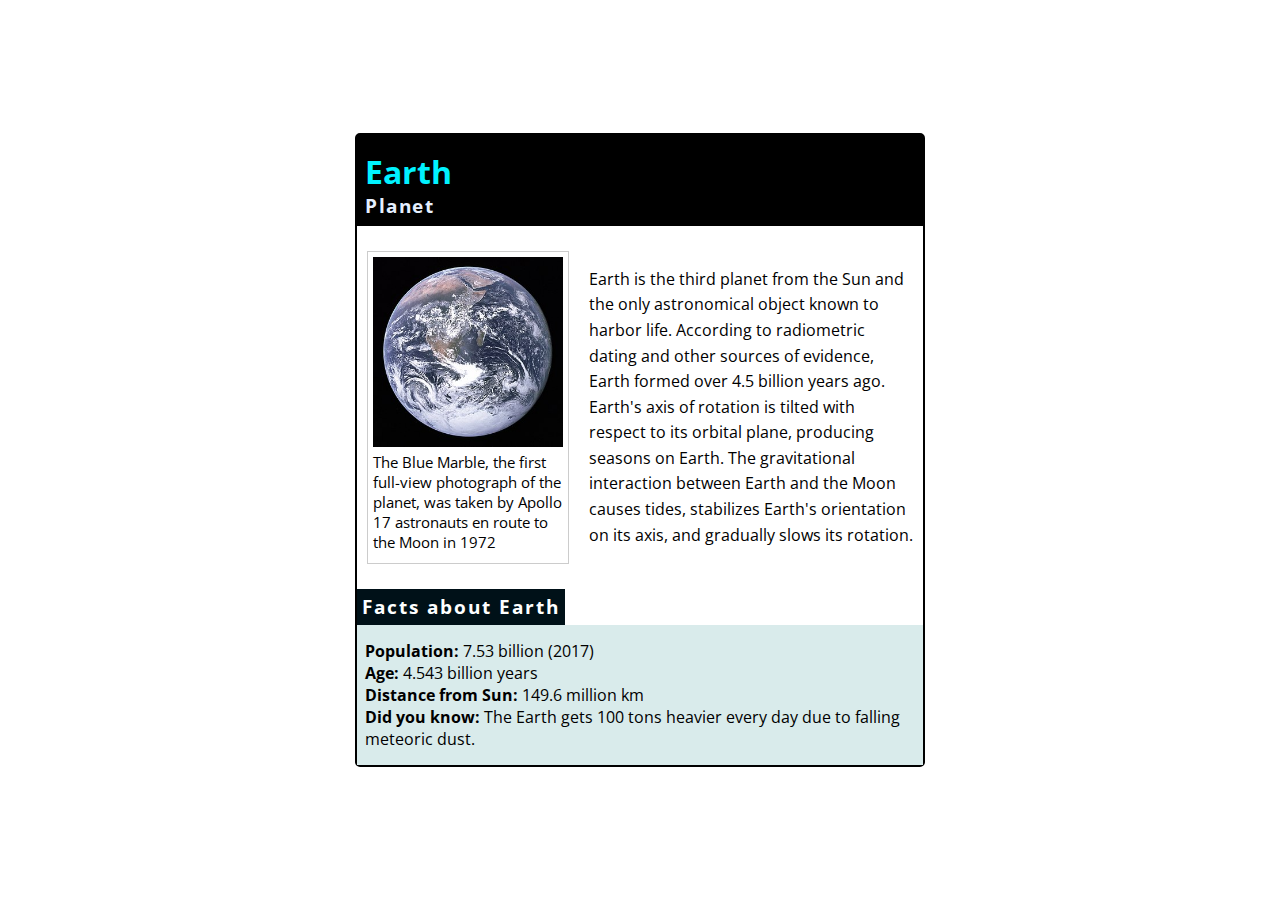
<file: SoftUni/HTML and CSS/01_Earth/index.html>
<!DOCTYPE html>
<html>
    <head>
        <title>Semantic Tables</title>
        <meta charset="UTF-8">
        <meta name="viewport" content="width=device-width, initial-scale=1.0">
        <link href="https://fonts.googleapis.com/css2?family=Open+Sans:wght@300&display=swap" rel="stylesheet">
        <link rel="stylesheet" type="text/css" href="style.css">
    </head>
    <body>
        <div class="page-wrapper">
            <header>
                <h1>Earth</h1>
                <h3>Planet</h3>
            </header>

            <main>
                <section class="planet-card">
                    <img src="Earth.jpg" alt="Earth">
                    <p>The Blue Marble, the first full-view photograph of the planet, was taken by Apollo 17 astronauts en route to the Moon in 1972</p>
                </section>
                <section class="about-earth">
                    <p>Earth is the third planet from the Sun and the only astronomical object known to harbor life. 
                        According to radiometric dating and other sources of evidence, Earth formed over 4.5 billion years ago.
                        Earth's axis of rotation is tilted with respect to its orbital plane, producing seasons on Earth. 
                        The gravitational interaction between Earth and the Moon causes tides, stabilizes Earth's orientation on its axis, and gradually slows its rotation.
                    </p>
                </section>
            </main>

            <footer>
                <h2>Facts about Earth</h2>
                <article>
                    <p><b>Population:</b> 7.53 billion (2017)</p>
                    <p><b>Age:</b> 4.543 billion years</p>
                    <p><b>Distance from Sun:</b> 149.6 million km</p>
                    <p><b>Did you know:</b> The Earth gets 100 tons heavier every day due to falling meteoric dust.</p>
                </article>
            </footer>
        </div>
    </body>
</html>
</file>
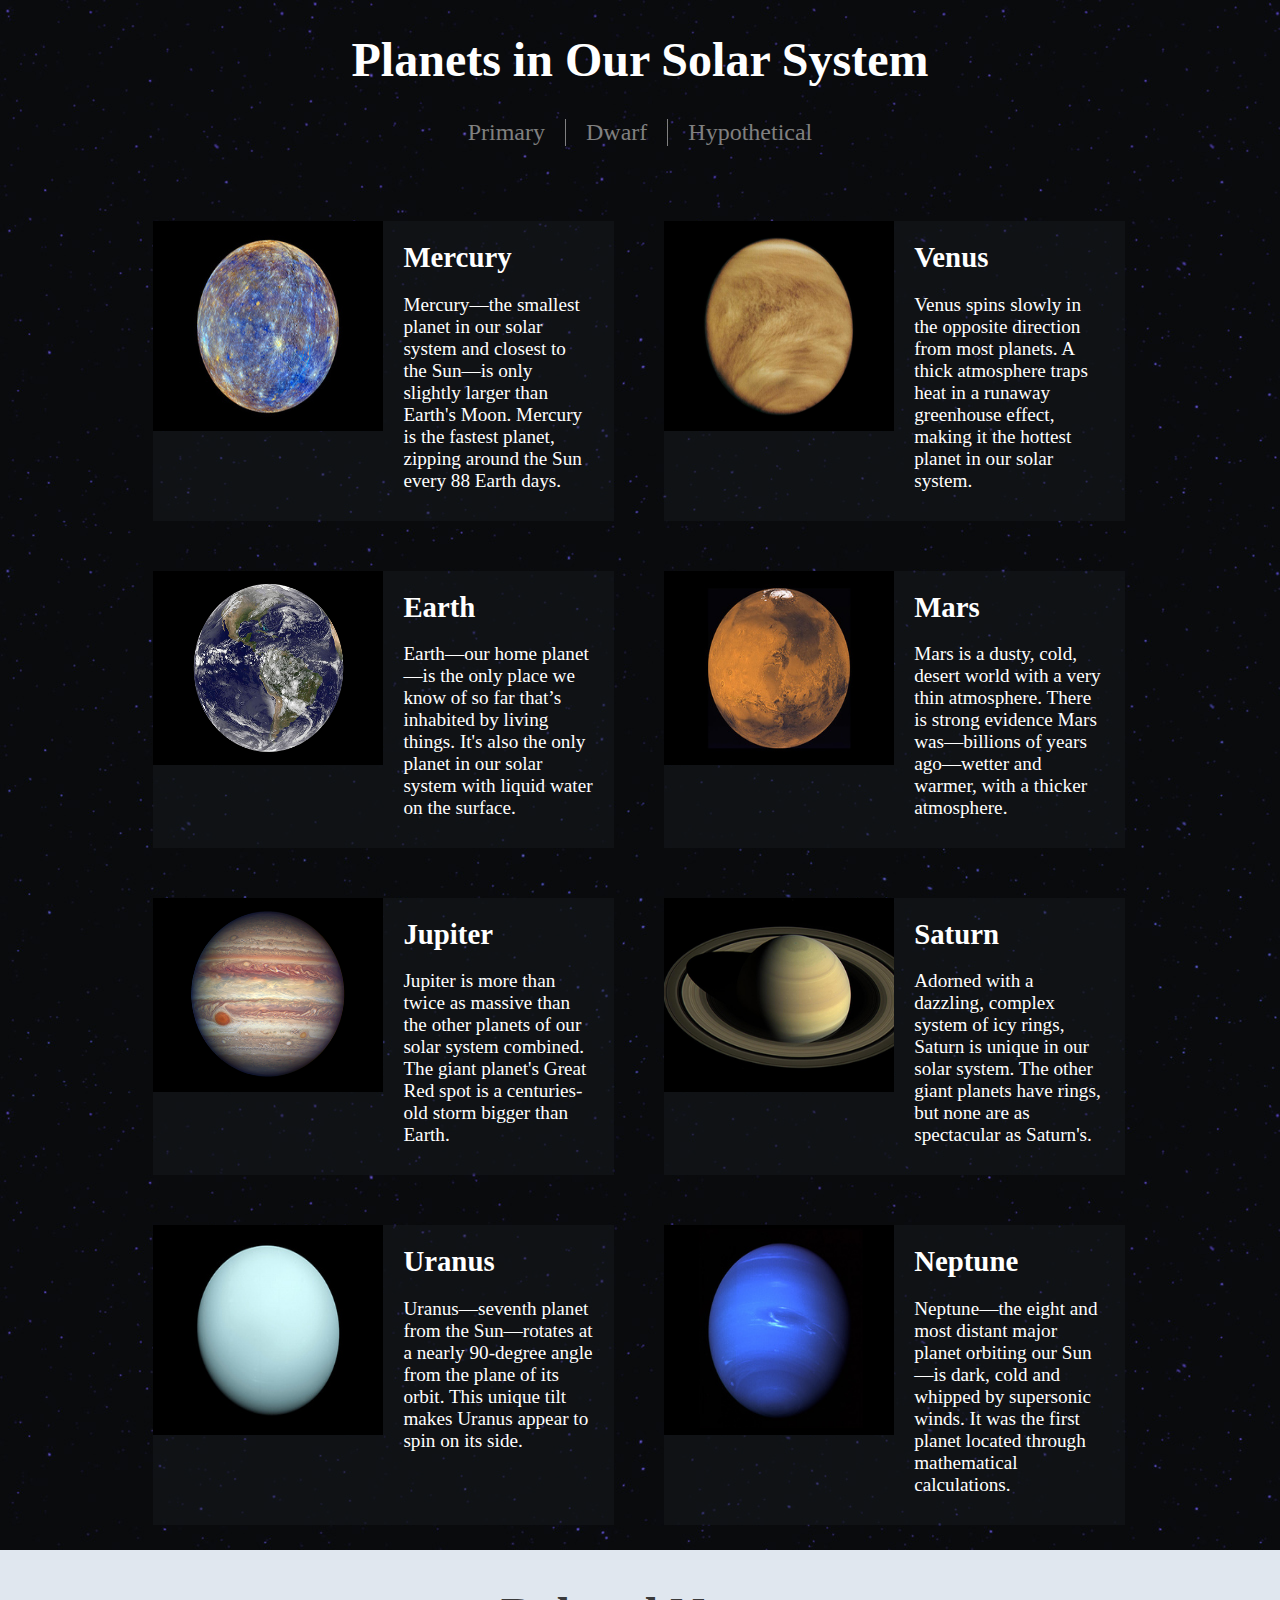
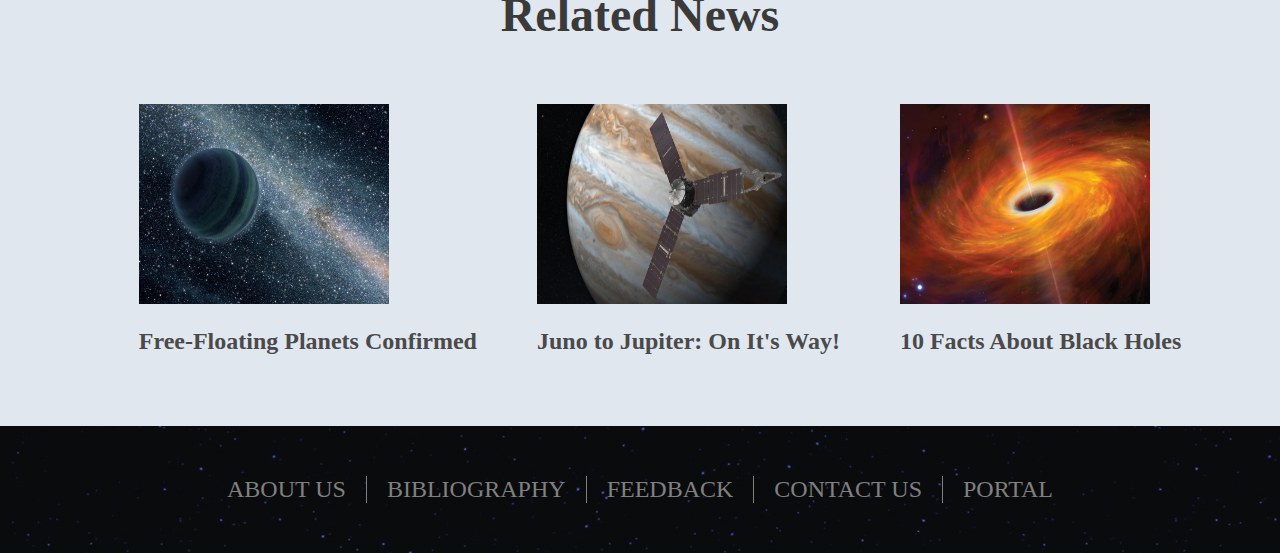
<file: SoftUni/HTML and CSS/02_Planets/index.html>
<!DOCTYPE html>
<html lang="en">
<head>
    <meta charset="UTF-8">
    <meta name="viewport" content="width=device-width, initial-scale=1.0">
    <meta http-equiv="X-UA-Compatible" content="ie=edge">
    <link rel="stylesheet" href="styles.css">
    <link rel="stylesheet" href="responsive.css">
    <title>Planets</title>
</head>
<body>
    <div class="primary">
    <header>
        <h1>Planets in Our Solar System</h1>
        <nav>
            <a href="#">Primary</a>
            <a href="#">Dwarf</a>
            <a href="#">Hypothetical</a>
         </nav>
    </header>
    <main>
        <div class="pair">
            <div class="planet" href="#">
            <img src=".\Media\mercury.png">
            <div class="planet_info">
                <h3>Mercury</h3>
                <p>Mercury—the smallest planet in our solar system and closest to the Sun—is only slightly larger than Earth's Moon. Mercury is the fastest planet, zipping around the Sun every 88 Earth days.</p>
            </div>
            </div>
            <div class="planet" href="#">
                <img src=".\Media\venus.png">
                <div class="planet_info">
                    <h3>Venus</h3>
                    <p>Venus spins slowly in the opposite direction from most planets. A thick atmosphere traps heat in a runaway greenhouse effect, making it the hottest planet in our solar system.</p>
                </div>
            </div>
        </div>
        <div class="pair">
             <div class="planet" href="#">
                <img src=".\Media\earth.jpg">
                <div class="planet_info">
                    <h3>Earth</h3>
                    <p>Earth—our home planet—is the only place we know of so far that’s inhabited by living things. It's also the only planet in our solar system with liquid water on the surface.</p>
                </div>
        </div>
            <div class="planet" href="#">
                <img src=".\Media\mars.jpg">
                <div class="planet_info">
                    <h3>Mars</h3>
                    <p>Mars is a dusty, cold, desert world with a very thin atmosphere. There is strong evidence Mars was—billions of years ago—wetter and warmer, with a thicker atmosphere.</p>
                </div>
            </div>
        </div>
        <div class="pair">
                <div class="planet" href="#">
                   <img src=".\Media\jupiter.png">
                   <div class="planet_info">
                       <h3>Jupiter</h3>
                       <p>Jupiter is more than twice as massive than the other planets of our solar system combined. The giant planet's Great Red spot is a centuries-old storm bigger than Earth.</p>
                   </div>
           </div>
               <div class="planet" href="#">
                   <img src=".\Media\saturn.jpg">
                   <div class="planet_info">
                       <h3>Saturn</h3>
                       <p>Adorned with a dazzling, complex system of icy rings, Saturn is unique in our solar system. The other giant planets have rings, but none are as spectacular as Saturn's.</p>
                   </div>
               </div>
           </div>
           <div class="pair">
                <div class="planet" href="#">
                   <img src=".\Media\uranus.jpg">
                   <div class="planet_info">
                       <h3>Uranus</h3>
                       <p>Uranus—seventh planet from the Sun—rotates at a nearly 90-degree angle from the plane of its orbit. This unique tilt makes Uranus appear to spin on its side.</p>
                   </div>
           </div>
               <div class="planet" href="#">
                   <img src=".\Media\neptune.jpg">
                   <div class="planet_info">
                       <h3>Neptune</h3>
                       <p>Neptune—the eight and most distant major planet orbiting our Sun—is dark, cold and whipped by supersonic winds. It was the first planet located through mathematical calculations.</p>
                   </div>
               </div>
           </div>
    </main>
    <section class="news">
        <h1>Related News</h1>
            <ul>
                <li>
                    <span class="link">
                        <img src=".\Media\free_planet.jpg">
                    </span>
                    <h2>Free-Floating Planets Confirmed</h2>
                </li>
                <li>
                    <span class="link">
                        <img src=".\Media\juno.jpg" alt="">
                    </span>
                    <h2>Juno to Jupiter: On It's Way!</h2>
                </li>
                <li>
                    <span class="link">
                        <img src=".\Media\black_hole.jpg" alt="">
                    </span> 
                    <h2>10 Facts About Black Holes</h2>
                </li>
            </ul>
    </section>
    
    <footer>
            <nav>
                <a href="#">ABOUT US</a>
                <a href="#">BIBLIOGRAPHY</a>
                <a href="#">FEEDBACK</a>
                <a href="#">CONTACT US</a>
                <a href="#">PORTAL</a>
             </nav>
    </footer>
    </div>
</body>
</html>
</file>
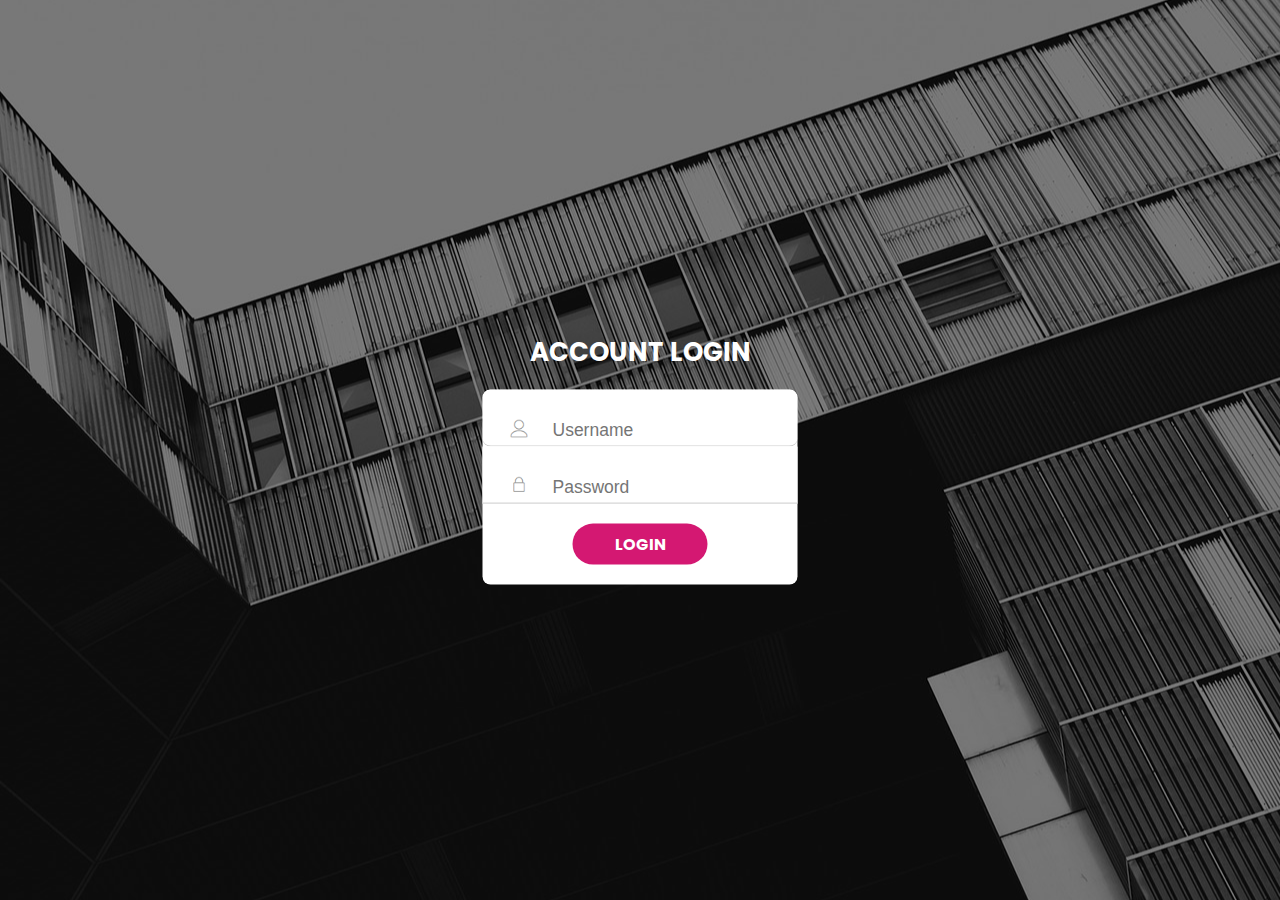
<file: SoftUni/HTML and CSS/login/login.html>
<!DOCTYPE html>
<html>
    <head>
        <meta charset="UTF-8">       
        <link href="https://fonts.googleapis.com/css2?family=Poppins:wght@300&display=swap" rel="stylesheet">
        <title>Login</title>
        <style>
            body,html
            {
                margin: 0;
                padding: 0;
                height: 100vh;
                font-family: 'Poppins', sans-serif;
            }
            #wallpaper
            {
                
                background-image: url(image.jpg);
                background-position: center;
                background-repeat: no-repeat;
                background-size: cover;
                width: 100%;
                height: 100%;
                z-index: 0;
            }
            
            #wallpaper-layer
            {
                position: relative;
                width: 100%;
                height: 100%;
                background-color: rgba(0,0,0,0.5);
                z-index: 1;
            }
            
            #wallpaper-form
            {
                position: absolute;
                top: 50%;
                left: 50%;
                transform: translate(-50%,-50%);
                z-index: 2;
            }
            
            #form-header
            {
                color: white;
                text-align: center;
                font-size: 26px;
            }
            
            #form
            {
                background-color: white;
                border-radius: 8px;
                padding: 0px 0px 20px;
            }
            
            #form input
            {
                display: block;
                margin: 0 auto;
            }
            
            #form input[type='text'], input[type='password']
            {
                outline: none;
                border: none;
                box-sizing: border-box;
                border-bottom: 1px solid #ccc;
                width: 100%;
                padding: 30px 20px 5px;
                font-size: 17.5px;
            }
            
            #form input[name="username"]
            {
                background-image: url(user.png);
                background-position: 25px 27px;
                background-repeat: no-repeat;
                padding-left: 70px;
                background-size: 23px 23px;
            }
            
            #form input[name="password"]
            {
                background-image: url(pass.png);
                background-position: 25px 27px;
                background-repeat: no-repeat;
                padding-left: 70px;
                background-size: 23px 23px;
            }
            
            #form input[type='submit']
            {
                background-color: #d41872;
                border: none;
                outline: none;
                color: white;
                margin-top: 20px;
                padding: 8px 42px;
                border-radius: 22px;
                font-size: 16px;
                cursor: pointer;
                font-family: 'Poppins', sans-serif;
                font-weight: bold;
            }
        </style>
    </head>
    <body>
        <div id="wallpaper">
            <div id="wallpaper-layer">
                <div id="wallpaper-form">
                    <h1 id="form-header">ACCOUNT LOGIN</h1>
                    <div id="form">
                        <input type="text" name="username" placeholder="Username" style="border-radius: 8px;">
                        <input type="password" name="password" placeholder="Password">
                        <input type="submit" value="LOGIN">
                    </div>
                </div>
            </div>
        </div>
        
    </body>
</html>
</file>
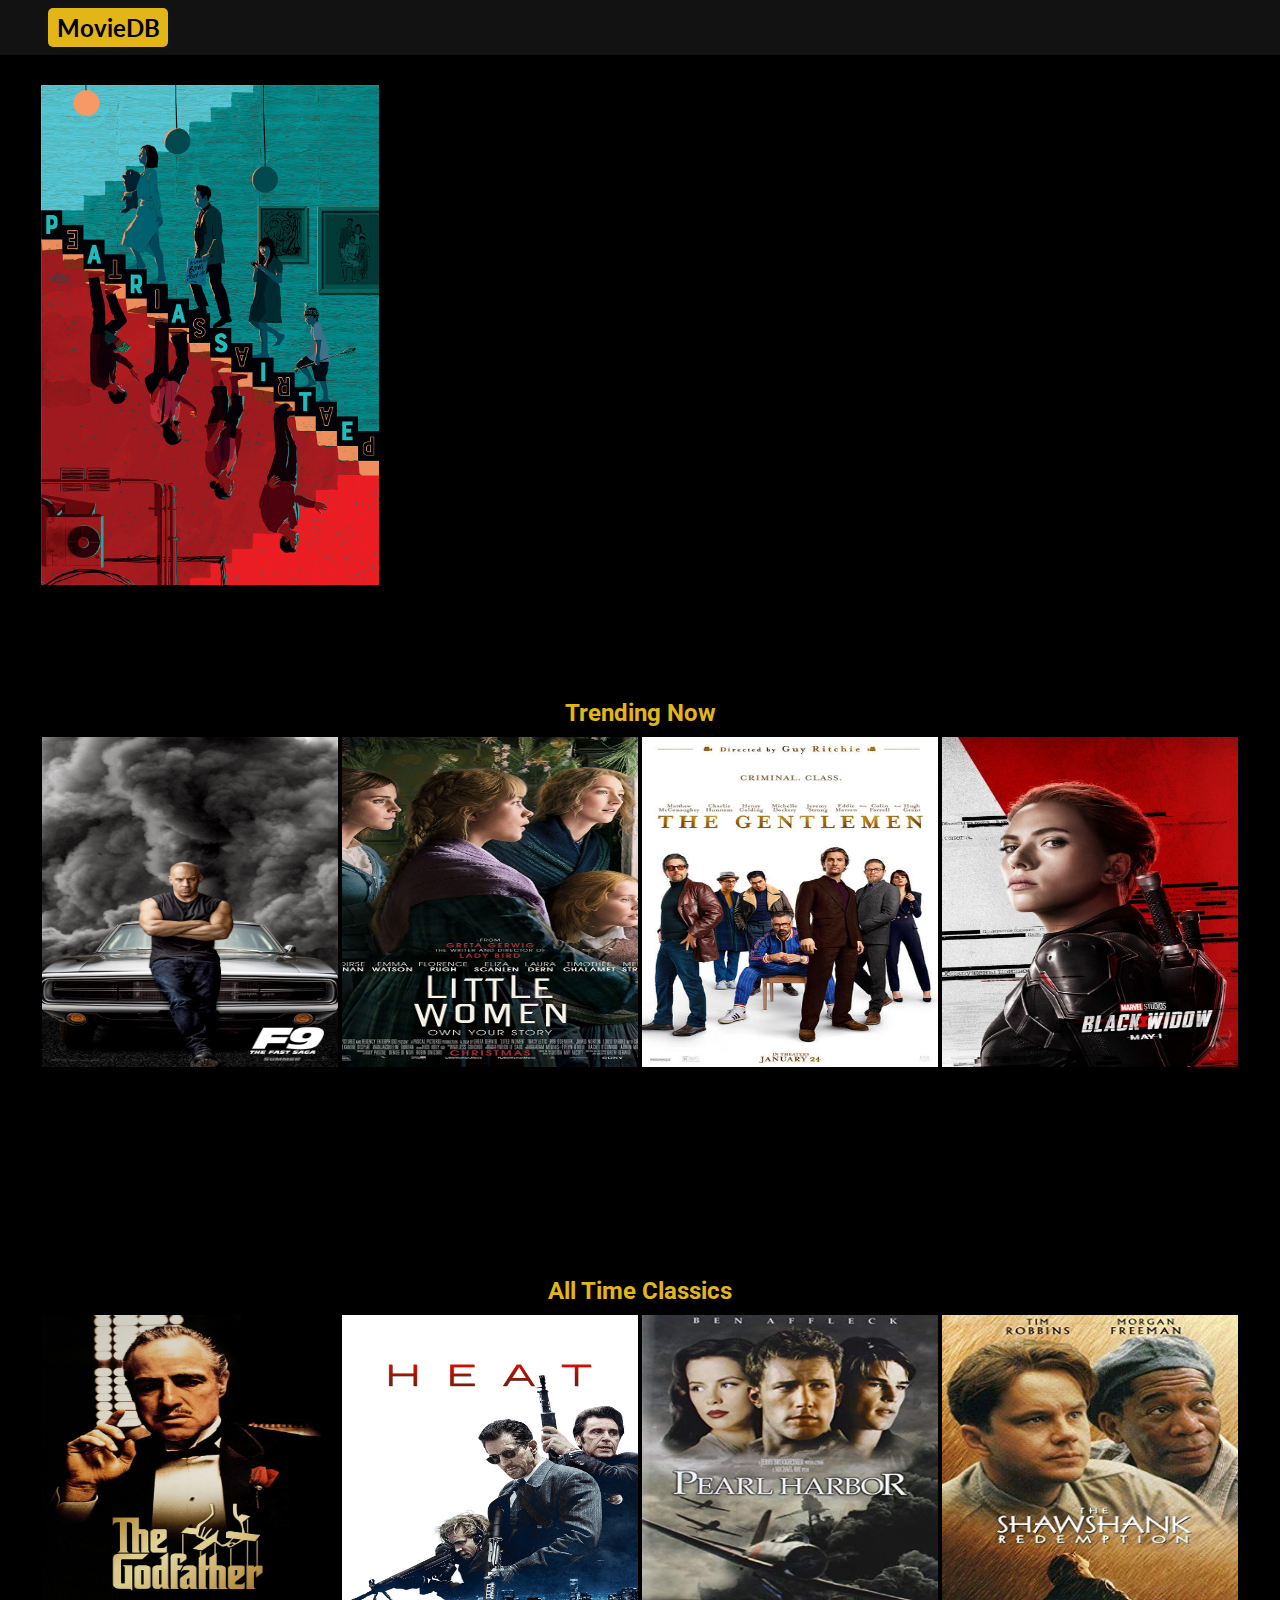
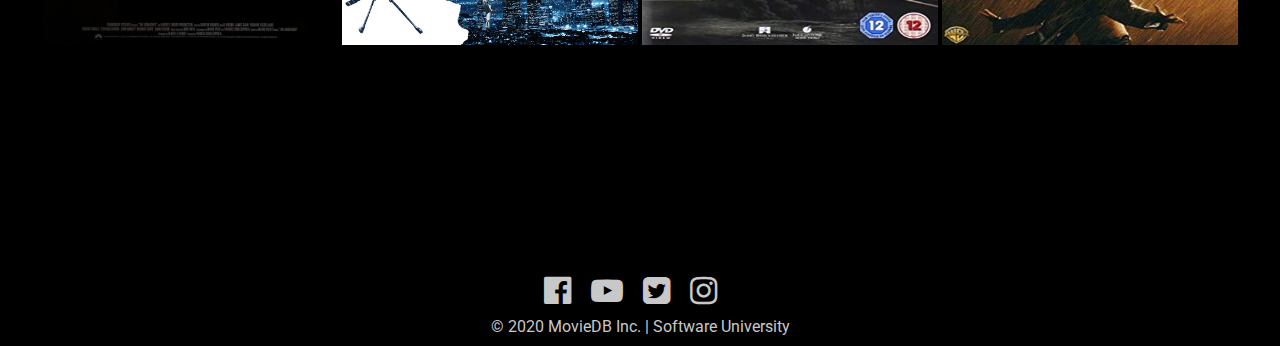
<file: SoftUni/HTML and CSS/MovieDB/home.html>
<!DOCTYPE html>
<html lang="en">

<head>
    <meta charset="UTF-8">
    <meta name="viewport" content="width=device-width, initial-scale=1.0">
    <meta http-equiv="X-UA-Compatible" content="ie=edge">
    <link rel="stylesheet" href="styles/styles.css">
    <link rel="stylesheet" href="styles/responsive.css">
    <link rel="stylesheet" href="https://cdnjs.cloudflare.com/ajax/libs/font-awesome/4.7.0/css/font-awesome.min.css">
    <title>Movie DB</title>
</head>

<body>
    <header>
        <h2>MovieDB</h2>
    </header>
    <main>
        <div class="main-movie">
            <ul>
                <li class="main-movie-poster" >
                    <img src="images/Parasite.png" alt="#">
                </li>
                <li class="main-movie-trailer">
                    <iframe width="780" height="500" src="https://www.youtube.com/embed/SEUXfv87Wpk" frameborder="0" allow="accelerometer; autoplay; encrypted-media; gyroscope; picture-in-picture" showinfo="0" allowfullscreen></iframe>
                </li>
            </ul>
        </div>

        <section class="movies trending">
            <h2>Trending Now</h2>
            <ul class="movie-list">
                <li class="movie">
                    <img src="images/trending/fast-and-furious.jpg" alt="">
                </li>
                <li class="movie">
                    <img src="images/trending/little-women.jpg" alt="">
                </li>
                <li class="movie">
                    <img src="images/trending/the-gentlemen.jpg" alt="">
                </li>
                <li class="movie">
                    <img src="images/trending/black-widow.jpg" alt="">
                </li>
            </ul>
        </section>

        <section class="movies classics">
            <h2>All Time Classics</h2>
            <ul class="movie-list">
                <li class="movie">
                    <img src="images/classics/godfather.jpg" alt="">
                </li>
                <li class="movie">
                    <img src="images/classics/heat.jpg" alt="">
                </li>
                <li class="movie">
                    <img src="images/classics/pearl-harbor.jpg" alt="">
                </li>
                <li class="movie">
                    <img src="images/classics/shaw-redempsh.jpg" alt="">
                </li>
            </ul>
        </section>
    </main>
    <footer>
        <ul>
            <li><i class="fa fa-facebook-official fa-2x" aria-hidden="true"></i></li>
            <li><i class="fa fa-youtube-play fa-2x" aria-hidden="true"></i></li>
            <li><i class="fa fa-twitter-square fa-2x" aria-hidden="true"></i></li>
            <li><i class="fa fa-instagram fa-2x" aria-hidden="true"></i></li>
        </ul>
        <p>&copy; 2020 MovieDB Inc. | Software University</p>
    </footer>
</body>
</html>
</file>
<file: SoftUni/HTML and CSS/01_Earth/style.css>
*
{
    box-sizing: border-box;
}

body
{
    margin: 0;
    font-family: 'Open Sans', sans-serif;
    min-height: 100vh;
    width: 100vw;
    display: flex;
    align-items: center;
    justify-content: center;
    overflow-x: hidden;
    padding: 20px 0px;
}

.page-wrapper
{
    width: 570px;
    border: 2px solid black;
    border-radius: 5px;
}

header
{
    background-color: black;
    padding: 15px 8px 8px;
}

header h1
{
    margin: 0px;
    color: #00f2ff;
}

header h3
{
    color: #e5efff;
    margin: 0;
    letter-spacing: 1.6px;
}

main
{
    padding: 25px 10px;
    display: flex;
    flex-direction: row;
    justify-content: center;
}

.planet-card
{
    border: 1px solid #ccc;
    
    position: relative;
    padding: 5px;
}

.planet-card img
{
    width: 190px;
}

.planet-card p
{
    margin: 0;
    font-size: 15px;
}

.about-earth
{
   padding-left: 20px;
   line-height: 1.6;
}

footer h2
{
    background-color: #001118;
    color: #feffff;
    font-size: 19px;
    display: inline-block;
    padding: 5px;
    letter-spacing: 2px;
    margin: 0px;
}

footer article
{
    background-color: #d9ebeb;
    padding: 15px 8px;
}

footer p
{
    margin: 0;
}
</file>
<file: SoftUni/HTML and CSS/02_Planets/styles.css>
body{
    background: url("./Media/tabs_background.jpg") repeat 0 0;
    font-size: 16px;
    font-family: 'Calibri';
    margin:0;
    padding: 0;
}

header,
footer{
    color: white;
    text-align: center;
    font-size: 1.5em;
}

main{
    width: 80%;
    margin: 0 auto;
    margin-top: 50px;
}

footer{
    padding: 50px;
}

nav{
    display: flex;
    justify-content: center;
}

.primary{
   justify-content: center;
}

.primary header nav a,
.primary footer nav a{
    text-decoration: none;
    color:grey;
    margin: 0;
    padding: 0px 20px 0 20px;
}

.primary header nav a:hover,
.primary footer nav a:hover{
    color:lightblue;
}   

.primary header nav a:nth-child(2){
    border-left: 1px solid grey;
    border-right: 1px solid grey;
}

.primary footer nav a:nth-child(even){
    border-left: 1px solid grey;
    border-right: 1px solid grey;
}

.planet{
    color: white;
    font-size: 1.2em;
    margin: 25px;
    width: 45%;
    display: flex;
    background: rgb(22, 25, 30,0.5);
}

.planet:hover{
    background: rgb(35, 37, 46, 0.5);
    cursor: pointer;
}

.planet img{
    width: 50%;
    height: 70%;
    display: inline-block;
    background: black;
}

.planet_info{
    display: inline-block;
}

.planet_info p{
    padding: 0 20px 10px 20px;
}

.planet_info h3{
    font-size: 1.5em;
    padding: 20px 20px 0px 20px;
    margin: 0;
}

.news{
    background-color:rgb(224, 231, 239);
    padding: 5px;
    margin: 0;
}

.news h1{
    color: rgb(58, 58, 58);
    text-align: center;
    font-size: 3em;
} 

.pair{
    display: flex;
}   

.news ul{
    color: rgb(75, 74, 74);
    list-style: none;
    display: flex;
    justify-content: center;
}

.news ul li{
    padding: 30px;
    text-align: left;
}

.news ul li img{
    width: 250px;
    height: 200px;
}
</file>
<file: SoftUni/HTML and CSS/02_Planets/responsive.css>
@media only screen and (max-width: 1000px)
{
    .pair
    {
        flex-direction: column;
    }
    
    .planet
    {
        width: auto;
    }
    footer nav
    {
        flex-direction: column;
    }
    
   .primary footer nav a:nth-child(even)
    {
        border: none;
    }
}

@media only screen and (max-width: 850px)
{
    .news ul
    {
        flex-direction: column;
        align-items: center;
    }
    
    .news ul li
    {
        text-align: center;
    }
}
</file>
<file: SoftUni/HTML and CSS/MovieDB/styles/styles.css>
@import url('https://fonts.googleapis.com/css?family=Roboto&display=swap');
@import url('https://fonts.googleapis.com/css?family=Lato:900&display=swap');

html {
    font-family: 'Roboto', sans-serif;
    box-sizing: border-box;
    background-color: black;
}


header {
    display: block;
    justify-content: space-between;
    padding: 0.5em 3em 0.5em 3em;
    background-color: rgb(18, 18, 18);
    width: 100%;
    margin-bottom: 30px;
}

header h2{
    background-color: rgb(226, 182, 22);
    width: 120px;
    text-align: center;
    border-radius: 5px;
    padding: 5px;
    font-family: 'Lato', sans-serif;
}

* {
    padding: 0;
    margin: 0;
}

*,
*:before,
*:after {
    box-sizing: inherit;
}

ul {
    list-style: none;
}

a {
    text-decoration: none;
    color: inherit;
}


main{
    display: block;
}



/* Main movie styling */


.main-movie{
    display: flex;
    justify-content: center;
}
.main-movie ul{
    width: 80%;
    justify-content: center;
    display: flex;
    
}

.main-movie-poster img{
    height: 500px;
}

.main-movie ul li{
    padding: 0 40px;
}

/* Movie lists styling */

.movies {
    width: 100%;
    color: rgb(226, 182, 22);
    margin: 100px 0 200px 0;
}

.movies h2 {
    padding: 10px;
    text-align: center;
}

.movie-list{
    display: flex;
    justify-content: center;
}

.movie{
    padding: 0 2px;
    width: 300px;
    height: 330px;
}

.movie-list li img {
    width: 100%;
    height: 100%;
}


/* Footer styling */

footer {
    color: rgb(200,200,200);
    margin-top: 40px;
    padding-top: 30px;
}

footer ul {
    display: flex;
    justify-content: center;
}

footer ul li {
    margin-right: 20px;
}

footer p {
    margin: 10px 0 10px 0;
    text-align: center;
}
</file>
<file: SoftUni/HTML and CSS/MovieDB/styles/responsive.css>
@media only screen and (max-width: 768px)
{
    .main-movie-poster
    {
        display: none;
    }
    
    .main-movie-trailer iframe
    {
        width: 400px !important;
        height: 300px !important;
    }
}

@media only screen and (max-width: 414px)
{
    .main-movie-trailer iframe
    {
        width: 100% !important;
        height: 300px !important;
    }
    
    .movie-list
    {
        flex-direction: column;
    }
    
    .movie
    {
        width: 100%;
    }
    
    .main-movie ul li
    {
        padding: 0px;
    }
}
</file>
